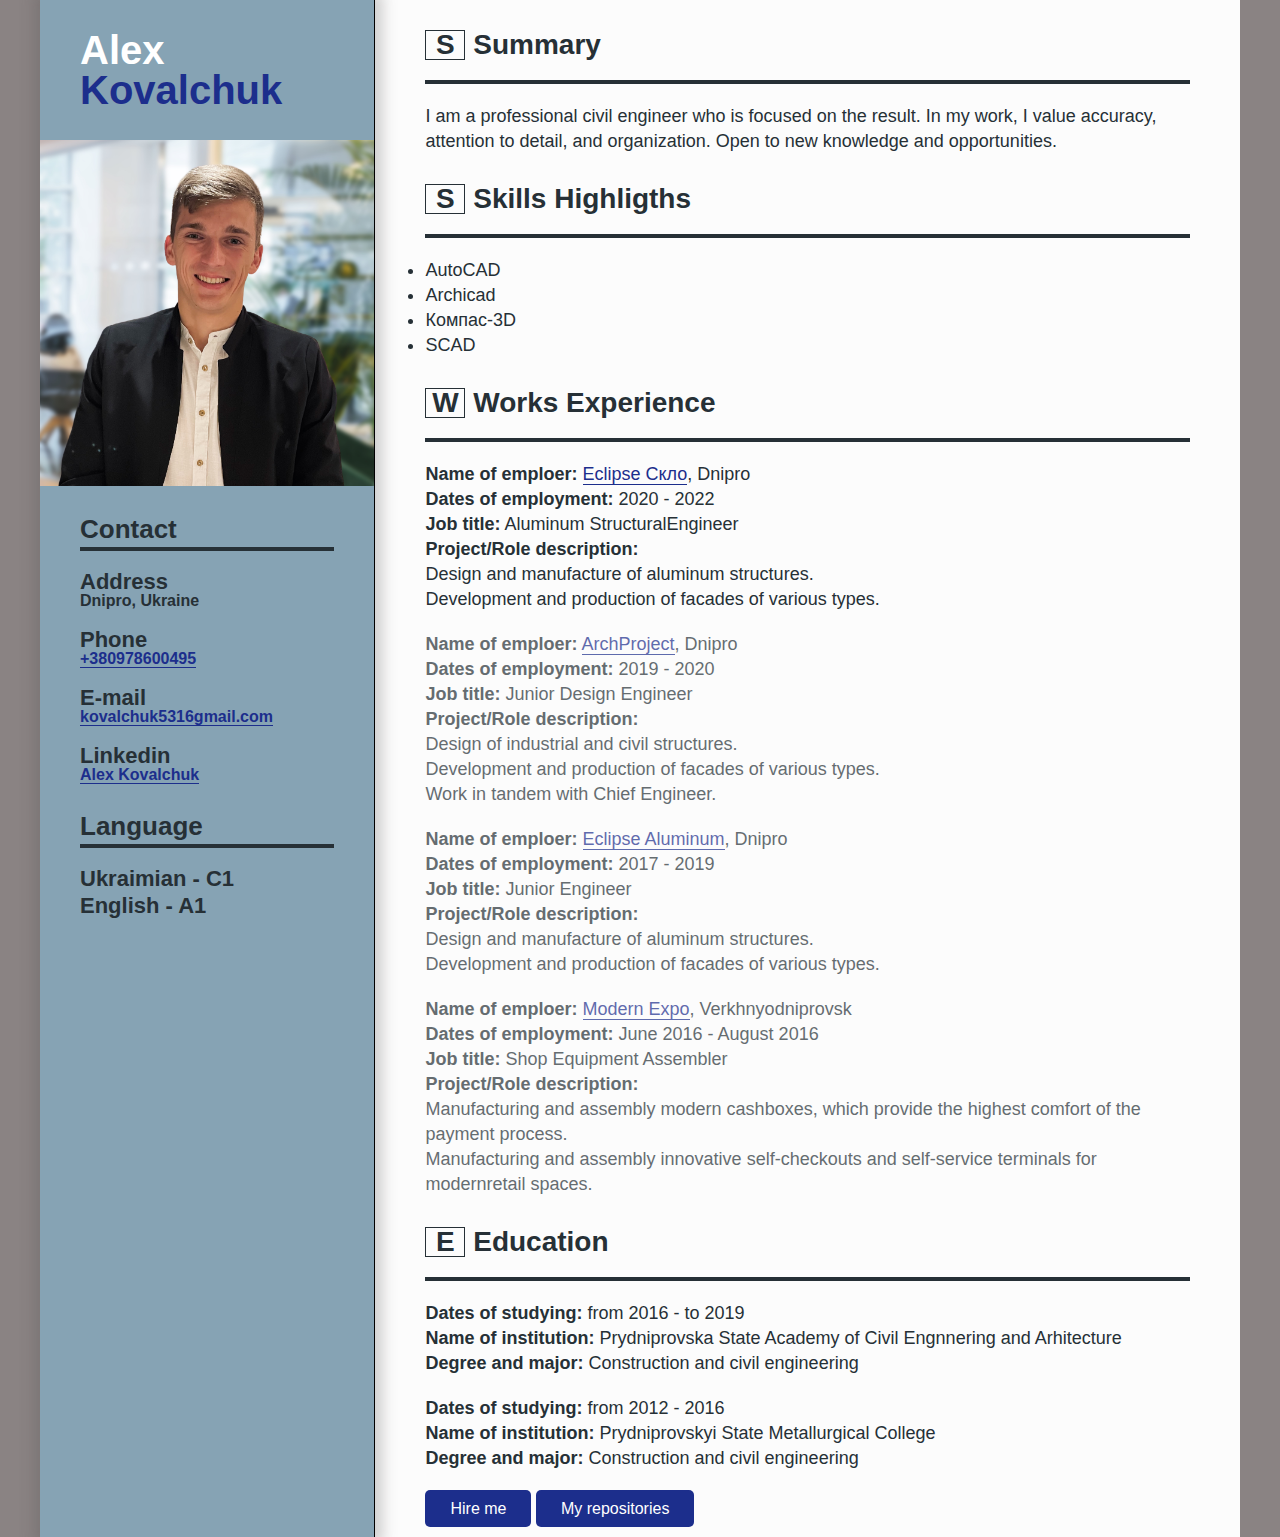
<file: index.html>
<!DOCTYPE html>
<html lang="en">

<head>
    <meta charset="UTF-8">
    <meta http-equiv="X-UA-Compatible" content="IE=edge">
    <meta name="viewport" content="width=device-width, initial-scale=1.0">
    <link rel="stylesheet" href="css/style.css">
    <title>My-CV</title>
</head>

<body class="main-theme">
    <div class="wrapper">
        <aside class="aside">
            <div class="aside__container">
                <h1 class="aside__title">Alex <br> <span>Kovalchuk</span></h1>
                <img class="aside__img" src="img/photo.jpg" alt="my__photo">
                <div class="aside__contact">
                    <h3 class="aside__subTitle">Contact</h3>
                    <h4 class="aside__subSubTitle">Address</h4>
                    <p class="aside__text">Dnipro, Ukraine</p>
                    <h4 class="aside__subSubTitle">Phone</h4>
                    <a class="aside__link" href="tel:+380978600495">+380978600495</a>
                    <h4 class="aside__subSubTitle">E-mail</h4>
                    <a class="aside__link" target="_blank"
                        href="mailto:kovalchuk5316gmail.com">kovalchuk5316gmail.com</a>
                    <h4 class="aside__subSubTitle">Linkedin</h4>
                    <a class="aside__link" target="_blank"
                        href="https://www.linkedin.com/in/alex-kovalchuk-087337207/">Alex Kovalchuk</a>
                </div>
                <div class="aside__language">
                    <h3 class="aside__subTitle">Language</h3>
                    <h4 class="aside__subSubTitle">Ukraimian - C1 </h4>
                    <h4 class="aside__subSubTitle">English - A1 </h4>
                </div>
            </div>
        </aside>
        <div class="info">
            <div class="info__container">
                <div class="info__summary">
                    <h2 class="info__summaryTitle title" data-nav="s"> <span>S</span> Summary</h2>
                    <p class="info__summaryText">
                        I am a professional civil engineer who is focused on the result. In my work, I value accuracy,
                        attention to detail, and organization. Open to new knowledge and opportunities.
                    </p>
                </div>
                <div class="info__skills">
                    <h2 class="info__skillsTitle title" data-nav="s"> <span>S</span> Skills Highligths</h2>
                    <div class="info__skillsList">
                        <li class="info__skillsItem">AutoCAD</li>
                        <li class="info__skillsItem">Archicad</li>
                        <li class="info__skillsItem">Компас-3D</li>
                        <li class="info__skillsItem">SCAD</li>
                    </div>
                </div>
                <div class="info__works">
                    <h2 class="info__worksTitle title" data-nav="w"> <span>W</span> Works Experience</h2>
                    <!-- Eclipse Cкло  -->
                    <div class="info__eclipse">
                        <ul class="info__list ">
                            <li class="info__item">
                                <span class="info__strong">Name of emploer:</span>
                                <a href="https://eclipse.ua/" class="info__link ">Eclipse Cкло</a>, Dnipro
                            </li>
                            <li class="info__item">
                                <span class="info__strong">Dates of employment:</span>
                                2020 - 2022
                            </li>
                            <li class="info__item">
                                <span class="info__strong">Job title:</span>
                                Aluminum StructuralEngineer
                            </li>
                            <li class="info__item">
                                <span class="info__strong">Project/Role description:</span>
                            </li>
                            <ul class="info__SubList">
                                <li class="info__SubItem">
                                    Design and manufacture of aluminum structures.
                                </li>
                                <li class="info__SubItem">
                                    Development and production of facades of various types.
                                </li>
                            </ul>
                        </ul>
                    </div>
                    <!-- archProject -->
                    <div class="info__archProject">
                        <ul class="info__list ">
                            <li class="info__item">
                                <span class="info__strong">Name of emploer:</span>
                                <a href="http://archproject-a1.com/" class="info__link ">ArchProject</a>, Dnipro
                            </li>
                            <li class="info__item">
                                <span class="info__strong">Dates of employment:</span>
                                2019 - 2020
                            </li>
                            <li class="info__item">
                                <span class="info__strong">Job title:</span>
                                Junior Design Engineer
                            </li>
                            <li class="info__item">
                                <span class="info__strong">Project/Role description:</span>
                            </li>
                            <ul class="info__SubList">
                                <li class="info__SubItem">Design of industrial and civil structures.</li>
                                <li class="info__SubItem">Development and production of facades of various types.</li>
                                <li class="info__SubItem">Work in tandem with Chief Engineer.</li>
                            </ul>
                        </ul>
                    </div>
                    <!-- Eclipse Aluminum  -->
                    <div class="info__eclipseAluminum">
                        <ul class="info__list ">
                            <li class="info__item">
                                <span class="info__strong">Name of emploer:</span>
                                <a href="https://eclipse.ua/" class="info__link ">Eclipse Aluminum</a>, Dnipro
                            </li>
                            <li class="info__item">
                                <span class="info__strong">Dates of employment:</span>
                                2017 - 2019
                            </li>
                            <li class="info__item">
                                <span class="info__strong">Job title:</span>
                                Junior Engineer
                            </li>
                            <li class="info__item">
                                <span class="info__strong">Project/Role description:</span>
                            </li>
                            <ul class="info__SubList">
                                <li class="info__SubItem">Design and manufacture of aluminum structures.</li>
                                <li class="info__SubItem">Development and production of facades of various types.</li>
                            </ul>
                        </ul>
                    </div>
                    <!-- Modern Expo -->
                    <div class="info__modernExpo">
                        <ul class="info__list ">
                            <li class="info__item">
                                <span class="info__strong">Name of emploer:</span>
                                <a href="https://modern-expo.eu/ua" class="info__link ">Modern Expo</a>,
                                Verkhnyodniprovsk
                            </li>
                            <li class="info__item">
                                <span class="info__strong">Dates of employment:</span>
                                June 2016 - August 2016
                            </li>
                            <li class="info__item">
                                <span class="info__strong">Job title:</span>
                                Shop Equipment Assembler
                            </li>
                            <li class="info__item">
                                <span class="info__strong">Project/Role description:</span>
                            </li>
                            <ul class="info__SubList">
                                <li class="info__SubItem">
                                    Manufacturing and assembly modern cashboxes, which provide the highest comfort
                                    of the payment process.
                                </li>
                                <li class="info__SubItem">
                                    Manufacturing and assembly innovative self-checkouts and self-service terminals
                                    for modernretail spaces.
                                </li>
                            </ul>
                        </ul>
                    </div>
                </div>
                <div class="info__education">
                    <h2 class="info__educationTitle title" data-nav="e"><span>E</span> Education</h2>
                    <div class="info__academy">
                        <p class="info__educationText">
                            <span class="info__strong">Dates of studying:</span>
                            from 2016 - to 2019
                        </p>
                        <p class="info__educationText">
                            <span class="info__strong">Name of institution:</span>
                            Prydniprovska State Academy of Civil Engnnering and
                            Arhitecture
                        </p>
                        <p class="info__educationText">
                            <span class="info__strong">Degree and major:</span>
                            Construction and civil engineering
                        </p>
                    </div>
                    <div class="info__college">
                        <p class="info__educationText">
                            <span class="info__strong">Dates of studying:</span>
                            from 2012 - 2016
                        </p>
                        <p class="info__educationText">
                            <span class="info__strong">Name of institution:</span>
                            Prydniprovskyi State Metallurgical College
                        </p>
                        <p class="info__educationText">
                            <span class="info__strong">Degree and major:</span>
                            Construction and civil engineering
                        </p>
                    </div>
                </div>
                <div class="info__btn">
                    <a class="info__btnLink" href="Hire me/hire-me.html">Hire me</a>
                    <a class="info__btnLink" href="My repositories/repositories.html">My repositories</a>
                </div>
            </div>
        </div>
    </div>


    <script src="js/script.js"></script>
</body>

</html>
</file>
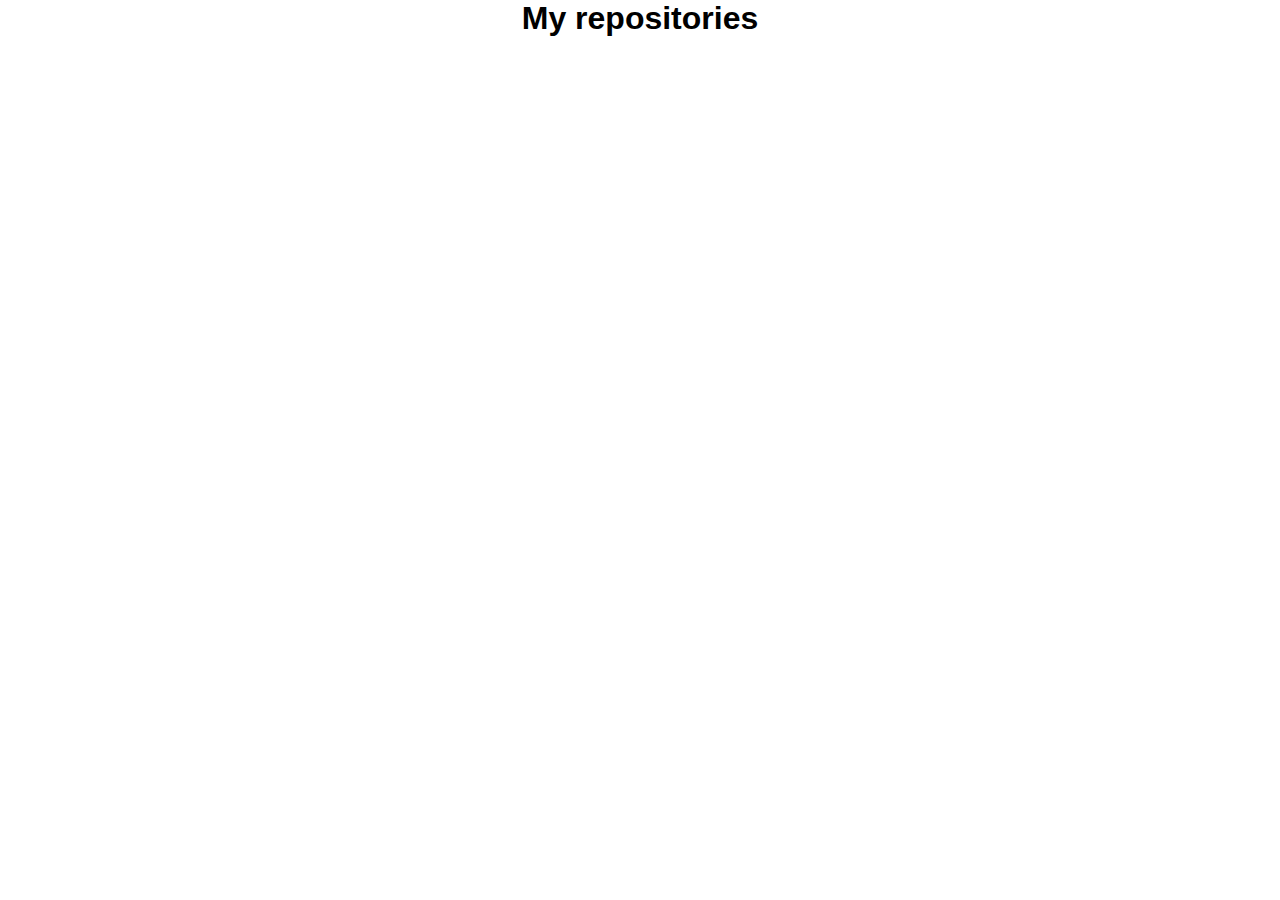
<file: My repositories/index.html>
<!DOCTYPE html>
<html lang="en">

<head>
   <meta charset="UTF-8">
   <meta http-equiv="X-UA-Compatible" content="IE=edge">
   <meta name="viewport" content="width=device-width, initial-scale=1.0">
   <link rel="stylesheet" href="css/style.css">
   <title>My repositories</title>
</head>

<body>
   <div class="wrapper">
      <div class="row">
         <h1 class="row__title" >My repositories</h1>
      </div>
   </div>






   <script src="js/script.js"></script>
</body>

</html>
</file>
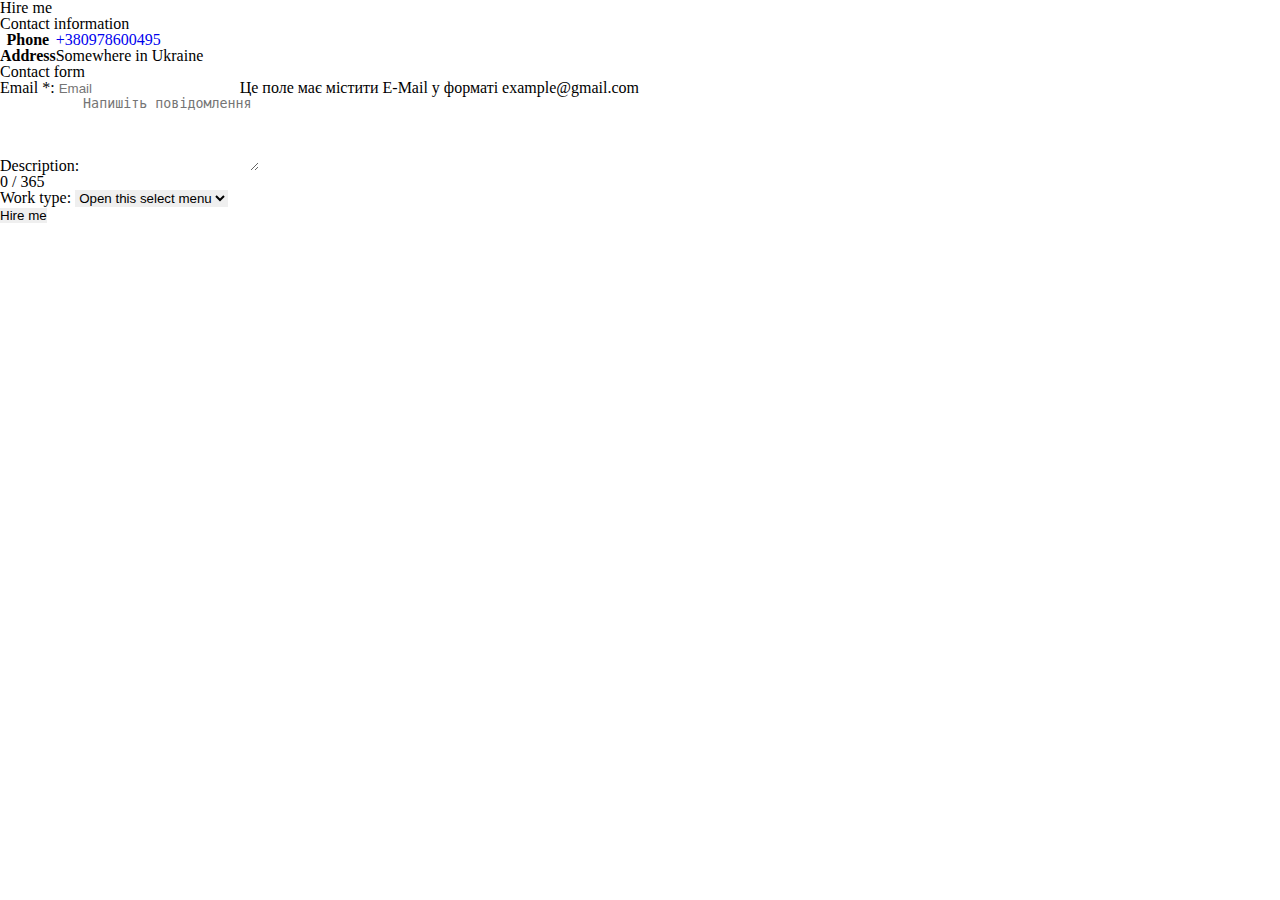
<file: Hire me/hire-me.html>
<!DOCTYPE html>
<html lang="en">

<head>
   <meta charset="UTF-8">
   <meta http-equiv="X-UA-Compatible" content="IE=edge">
   <meta name="viewport" content="width=device-width, initial-scale=1.0">
   <link rel="stylesheet" href="css/reset.css">
   <!-- <link rel="stylesheet" href="css/style.css"> -->
   <link href="https://cdn.jsdelivr.net/npm/bootstrap@5.3.0-alpha1/dist/css/bootstrap.min.css" rel="stylesheet"
      integrity="sha384-GLhlTQ8iRABdZLl6O3oVMWSktQOp6b7In1Zl3/Jr59b6EGGoI1aFkw7cmDA6j6gD" crossorigin="anonymous">
   <title>Offer a job</title>
</head>

<body class="bg-dark-subtle">
   <div class="d-flex justify-content-center align-items-center h-100">
      <div class="container  bg-white">
         <h1 class="text-center mt-5 ">Hire me</h1>
         <main class="main">
            <div class="ms-3 mt-4">
               <h3 class="">Contact information</h3>
               <div class="main__table mt-3 ">
                  <table class="table table-bordered w-25 border-dark">
                     <tr>
                        <th class="text-center">Phone</th>
                        <td class="text-center"><a class="text-dark" href="tel:+380978600495">+380978600495</a></td>
                     </tr>
                     <tr>
                        <th class="text-center ">Address</th>
                        <td class="text-center ">Somewhere in Ukraine</td>
                     </tr>
                  </table>
               </div>
               <form class="form" action="">
                  <fieldset class="border border-dark rounded mb-5 pb-5 ">
                     <legend class="text-center fw-bold">Contact form</legend>

                     <div class="email mb-3 ms-3 has-validation">
                        <label for="exampleInputEmail1" class="fw-semibold">Email 
                           <span class="text-danger">*</span>:
                        </label>
                        <input class="form-control mt-2 w-25"  id="exampleInputEmail1 type="email" name="email" placeholder="Email" required>
                       
                        <span class="invalid-feedback">Це поле має містити E-Mail у форматі example@gmail.com</span>
                     </div>

                     <div class="mb-3 ms-3 has-validation position-relative">
                        <label for="enter-comment" class="fw-semibold">Description:</label>
                        <textarea class="w-25 form-control mt-2 enters-comment  " name="enter-comment" rows="5" id="exampleFormControlTextarea1" maxlength="365"
                           placeholder="Напишіть повідомлення"></textarea>
                        <div class="description-text position-absolute bottom-0 start-0 ms-2">
                           <span class="description-text__current">0</span>
                           /
                           <span class="description-text__total">365</span>
                        </div>
                     </div>

                     <div class="work__type ms-3">
                        <label class="d-block" for="work-type">Work type:</label>
                        <select class="mt-1 form-select w-25 border border-secondary rounded" id="work-type" name="work-type" required>
                           <option selected >Open this select menu</option>
                           <option value="">Full-time</option>
                           <option value="">Remote work</option>
                           <option value="">One-time project</option>
                        </select>
                     </div>

                     <div class="offer__job mt-4 ms-3">
                        <input type="submit" class="btn btn-primary" value="Hire me">
                     </div>
                  </fieldset>
               </form>
            </div>
         </main>
         <footer>
         </footer>
      </div>
   </div>
   <script>
      const enterComment = document.querySelector('.enters-comment')
      const textCounter = document.querySelector('.description-text__current')

      enterComment.addEventListener('input', onInput)

      function onInput(evt) {
         const length = evt.target.value.length
         textCounter.innerText = length
      }
   </script>
   <script src="https://cdn.jsdelivr.net/npm/bootstrap@5.3.0-alpha1/dist/js/bootstrap.bundle.min.js" integrity="sha384-w76AqPfDkMBDXo30jS1Sgez6pr3x5MlQ1ZAGC+nuZB+EYdgRZgiwxhTBTkF7CXvN"crossorigin="anonymous"></script>
</body>

</html>
</file>
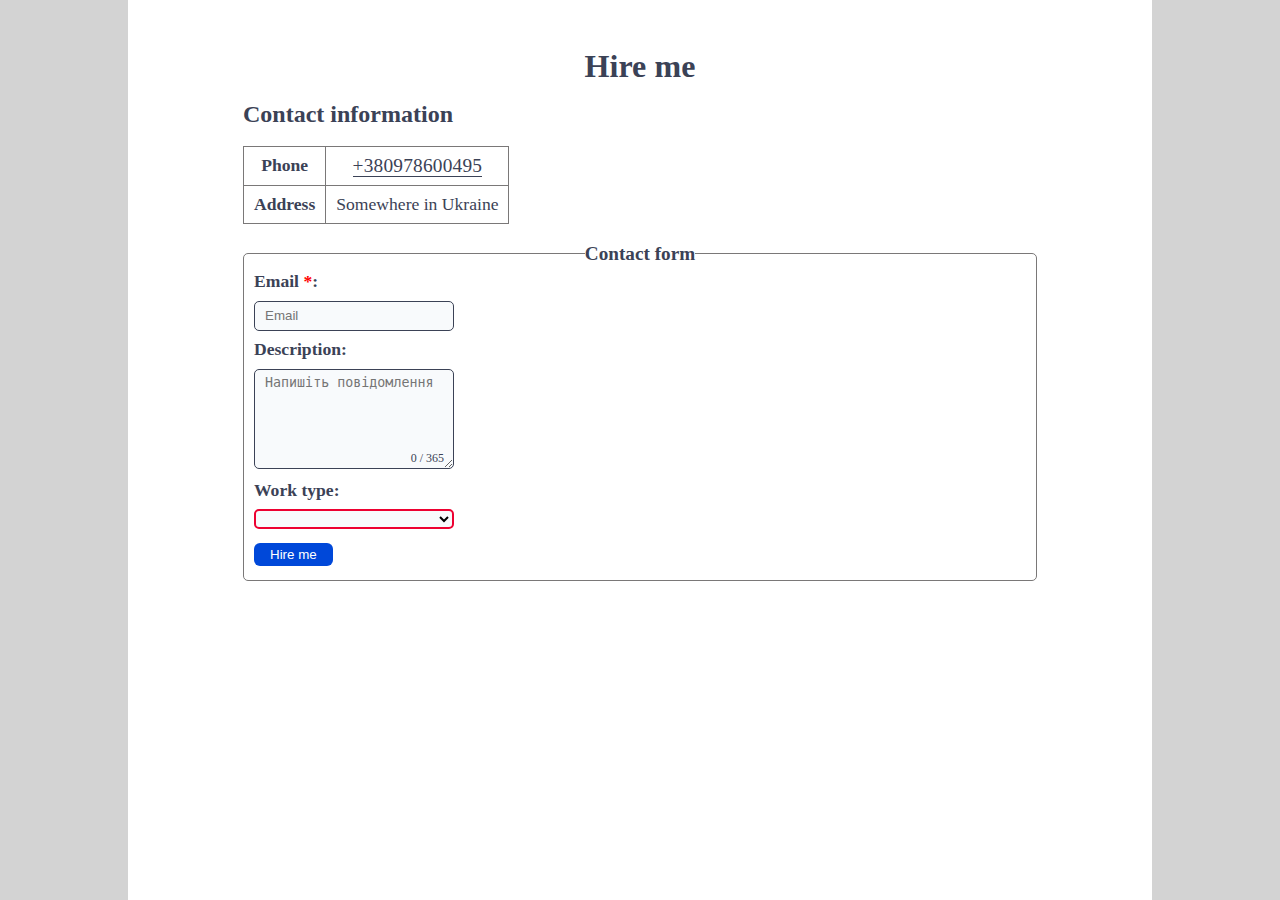
<file: Offer/offerJob.html>
<!DOCTYPE html>
<html lang="en">

<head>
   <meta charset="UTF-8">
   <meta http-equiv="X-UA-Compatible" content="IE=edge">
   <meta name="viewport" content="width=device-width, initial-scale=1.0">
   <link rel="stylesheet" href="css/reset.css">
   <link rel="stylesheet" href="css/style.css">
   <title>Offer a job</title>
</head>

<body>
   <div class="wrapper">
      <header class="haeder">
         <h1 class="header__title">Hire me</h1>
      </header>
      <main class="main">
         <h3 class="main__sub-title">Contact information</h3>
         <div class="main__table">
            <table>
               <tr>
                  <th class="table__title">Phone</th>
                  <td class="table__info"><a href="tel:+380978600495">+380978600495</a></td>
               </tr>
               <tr>
                  <th class="table__title">Address</th>
                  <td class="table__info">Somewhere in Ukraine</td>
               </tr>
            </table>
         </div>
         <form class="form" action="">
            <fieldset class="form__fieldset">
               <legend class="form__title">Contact form</legend>

               <div class="email">
                  <label for="enter-email">Email <span>*</span>:</label>
                  <input id="enter-email" type="email" name="email" placeholder="Email">
                  <span class="email__error">Це поле має містити E-Mail у форматі example@gmail.com</span>
               </div>

               <div class="description">
                  <label for="enter-comment">Description:</label>
                  <textarea class="enters-comment" name="enter-comment" id="enter-comment" maxlength="365"
                     placeholder="Напишіть повідомлення"></textarea>
                  <div class="description-text">
                     <span class="description-text__current">0</span>
                     /
                     <span class="description-text__total">365</span>
                  </div>
               </div>

               <div class="work__type">
                  <label for="work-type">Work type:</label>
                  <select id="work-type" name="work-type" required>
                     <option value=""></option>
                     <option value="">Full-time</option>
                     <option value="">Remote work</option>
                     <option value="">One-time project</option>
                  </select>
               </div>

               <div class="offer__job">
                  <input type="submit" value="Hire me">
               </div>
            </fieldset>
         </form>
      </main>
      <footer>
      </footer>
   </div>
   <script>
      const enterComment = document.querySelector('.enters-comment')
      const textCounter = document.querySelector('.description-text__current')

      enterComment .addEventListener('input', onInput)

      function onInput(evt) {
         const length = evt.target.value.length
         textCounter.innerText = length
      }

   </script>
</body>

</html>
</file>
<file: css/style.css>
* {
  padding: 0;
  margin: 0;
  border: 0;
  box-sizing: border-box;
}
*::before {
  padding: 0;
  margin: 0;
  border: 0;
  box-sizing: border-box;
}
*::after {
  padding: 0;
  margin: 0;
  border: 0;
  box-sizing: border-box;
}

a {
  text-decoration: none;
}

li {
  list-style-type: none;
}

ul {
  margin-left: 0;
  padding-left: 0;
}

img {
  vertical-align: top;
}

h1 {
  font-weight: inherit;
  font-size: inherit;
}

h2 {
  font-weight: inherit;
  font-size: inherit;
}

h3 {
  font-weight: inherit;
  font-size: inherit;
}

h4 {
  font-weight: inherit;
  font-size: inherit;
}

h5 {
  font-weight: inherit;
  font-size: inherit;
}

h6 {
  font-weight: inherit;
  font-size: inherit;
}

html {
  height: 100%;
  line-height: 1;
}

body {
  height: 100%;
  line-height: 1;
}

.main-theme {
  background-color: #8a8383;
}
.main-theme .wrapper {
  background-color: #fcfcfc;
}
.main-theme .aside__container {
  background-color: #86a3b4;
}

.my-theme {
  background-color: #5d7699;
}
.my-theme .wrapper {
  background-color: #9eadba;
}
.my-theme .aside__container {
  background-color: #6a738b;
}

body {
  font-family: "Monrope", sans-serif;
}

.wrapper {
  display: flex;
  max-width: 1200px;
  margin: 0 auto;
}

.aside {
  width: 50%;
  height: auto;
}
.aside__container {
  width: 100%;
  height: 100%;
  border-right: 1px solid #000;
  box-shadow: 1px 0px 13px 7px rgba(80, 75, 75, 0.25);
  position: relative;
  animation-name: aside-animation;
  animation-duration: 2s;
  animation-timing-function: linear;
  transition: all 1s;
}
.aside__title {
  font-weight: 600;
  font-size: 40px;
  margin-left: 40px;
  padding-top: 30px;
  color: #fff;
}
.aside__title span {
  color: #1c2e8c;
}
.aside__img {
  width: 100%;
  height: auto;
  margin-top: 30px;
  animation-name: img-anim;
  animation-duration: 1s;
  animation-timing-function: linear;
  transition: all 1s;
  animation-fill-mode: forwards;
}
.aside__img-animation {
  position: relative;
  filter: drop-shadow(10px 10px 16px rgba(0, 0, 0, 0.25));
  animation-name: img-animation;
  animation-duration: 1s;
  animation-timing-function: linear;
  transition: all 1s;
  animation-fill-mode: forwards;
}
.aside__contact {
  margin: 30px 40px 0 40px;
}
.aside__subTitle {
  font-weight: 600;
  font-size: 26px;
  color: #263036;
}
.aside__subTitle::after {
  content: "";
  display: block;
  height: 4px;
  width: 100%;
  margin-top: 5px;
  background-color: #263036;
}
.aside__subSubTitle {
  margin-top: 20px;
  font-weight: 600;
  font-size: 22px;
  color: #263036;
}
.aside__text {
  font-weight: 600;
  color: #263036;
}
.aside__link {
  font-weight: 600;
  color: #1c2e8c;
  border-bottom: 1px solid #1c2e8c;
}
.aside__link:hover {
  color: #ef830f;
  border-bottom: 1px solid #ef830f;
}
.aside__language {
  margin: 30px 40px 0 40px;
}
.aside__language .aside__subSubTitle:nth-child(3) {
  margin-top: 5px;
}

.info {
  padding: 0 50px;
}
.info__container {
  position: relative;
  animation-name: info-animation;
  animation-duration: 2.5s;
  animation-timing-function: linear;
  transition: all 1s;
}
.info__summaryText {
  font-size: 18px;
  line-height: 25px;
  font-weight: 400;
  color: #263036;
}
.info__skillsItem {
  font-size: 18px;
  font-weight: 400;
  line-height: 25px;
  list-style-type: disc;
  color: #263036;
}
.info__list {
  margin-top: 20px;
}
.info__item {
  font-size: 18px;
  line-height: 25px;
  font-weight: 400;
  color: #263036;
}
.info__strong {
  font-weight: 600;
}
.info__link {
  color: #1c2e8c;
  border-bottom: 1px solid #1c2e8c;
}
.info__link:hover {
  color: #ef830f;
  border-bottom: 1px solid #ef830f;
}
.info__SubList {
  font-size: 18px;
  line-height: 25px;
  color: #263036;
}
.info__archProject, .info__eclipseAluminum, .info__modernExpo {
  opacity: 70%;
}
.info__archProject:hover, .info__eclipseAluminum:hover, .info__modernExpo:hover {
  position: relative;
  animation-name: text-animation;
  animation-duration: 1.2s;
  animation-timing-function: linear;
  transition: all 1s;
  animation-fill-mode: forwards;
}
.info__educationText {
  font-size: 18px;
  font-weight: 400;
  line-height: 25px;
  color: #263036;
}
.info__college {
  margin-top: 20px;
}
.info__btn {
  margin: 30px 0 20px 0;
}
.info__btnLink {
  background-color: #1c2e8c;
  color: #fff;
  padding: 10px 25px;
  border-radius: 5px;
}
.info__btnLink:hover {
  background-color: #ef830f;
}

.title {
  font-weight: 600;
  font-size: 28px;
  margin-top: 30px;
  color: #263036;
}
.title::after {
  content: "";
  display: block;
  height: 4px;
  width: 100%;
  background-color: #263036;
  margin: 20px 0;
}
.title span {
  border: 1px solid #263036;
  display: inline-block;
  width: 40px;
  height: auto;
  text-align: center;
}

@keyframes aside-animation {
  0% {
    top: 100%;
  }
  100% {
    top: 0;
  }
}
@keyframes info-animation {
  0% {
    top: 100%;
  }
  100% {
    top: 0;
  }
}
@keyframes img-animation {
  0% {
    transform: scale(1);
  }
  100% {
    transform: scale(1.1);
    margin-left: 17px;
    margin-top: 25px;
    overflow: visible;
  }
}
@keyframes img-anim {
  0% {
    transform: scale(1.1);
    margin-left: 17px;
    margin-top: 25px;
    overflow: visible;
  }
  100% {
    transform: scale(1);
  }
}
@keyframes text-animation {
  0% {
    opacity: 70%;
  }
  100% {
    opacity: 100%;
  }
}
@media screen and (max-width: 1100px) {
  .info {
    padding: 0 30px;
  }
  .info__list {
    margin-top: 10px;
  }
  .title {
    margin-top: 20px;
  }
  .title::after {
    margin: 15px 0;
  }
  .aside__title {
    padding-top: 20px;
  }
}
@media screen and (max-width: 700px) {
  .aside__title, .aside__contact, .aside__language {
    margin-left: 30px;
  }
  .aside__img {
    transition: transform none;
  }
  .aside__img:hover {
    position: relative;
    filter: drop-shadow(10px 10px 16px rgba(0, 0, 0, 0.25));
    animation-name: none;
  }
}
@media screen and (max-width: 600px) {
  .wrapper {
    display: flex;
    flex-direction: column;
  }
  .aside {
    height: 100%;
    width: 100%;
  }
  .aside__container {
    width: 100%;
    margin-left: 0;
  }
  .aside__imghover {
    transform: none;
    filter: none;
  }
  .aside__language {
    padding-bottom: 30px;
  }
}
@media screen and (max-width: 320px) {
  .aside__img {
    text-align: center;
  }
  .aside__img__:hover {
    transform: none;
    margin-left: 0;
    margin-top: 30px;
    filter: none;
  }
}
</file>
<file: My repositories/css/style.css>
*{
   padding: 0;
   margin: 0;
   box-sizing: border-box;
}

.wrapper{
  display: flex;
  justify-content: center;
  font-family: Arial, sans-serif;

}
.row{
   width: 500px;
}
.row__title{
text-align: center;
}
.row__item {
   width: 500px;
   border: 1px solid #000;
   margin: 20px 0;
   text-align: center;
}
.row__name {
font-weight: 700;
margin: 10px 0;
}
.row__html a {
color: blue;
}
.row__description {
}
</file>
<file: Hire me/css/style.css>
body {
  font-family: "IBM Plex Sans";
  background-color: lightgrey;
  color: #3b4256;
}

.wrapper {
  display: flex;
  justify-content: center;
  align-items: center;
  height: 100%;
}

.wrapper__container {
  background-color: #ffffff;
  width: 1024px;
  animation-name: hire-me;
  animation-duration: 4s;
  animation-timing-function: linear;
  transition: all 1s;

}

.header__title {
  font-weight: 600;
  font-size: 32px;
  letter-spacing: 0.1px;
  text-align: center;
  padding-top: 50px;
}

.main {
  padding: 0 100px;
}

.main__sub-title {
  font-size: 1.5em;
  font-weight: 600;
  margin: 20px 0;
}

.main__table {
  margin: 20px 0;
}

.table__title {
  font-size: 1.1em;
  font-weight: 600;
  border: 1px solid #7a7878;
  text-align: center;
  padding: 10px 10px;
}

.table__info {
  font-size: 1.1em;
  font-weight: 400;
  border: 1px solid #7a7878;
  text-align: center;
  padding: 3px 10px;
}

.table__info a {
  font-size: 1.1em;
  font-weight: 400;
  letter-spacing: 0.01em;
  color: #3b4256;
  border-bottom: 1px solid #3b4256;
}

.table__info a:hover {
  color: red;
  border-bottom: 1px solid red;
}

.form {
  margin: 20px 0;
}

.form__fieldset {
  border: 1px solid #7a7878;
  border-radius: 5px;
}

.form__title {
  font-size: 1.2em;
  font-weight: 600;
  text-align: center;
}

.email {
  margin: 10px 0 0 10px;
}

.email label {
  font-size: 1.1em;
  font-weight: 600;
}

.email label span {
  color: red;
}

.email input {
  display: block;
  margin-top: 10px;
  height: 30px;
  width: 200px;
  border: 1px solid #3b4256;
  border-radius: 5px;
  padding: 0 10px;
  background: #f8fafc;
}

.email__error,
.description__error {
  color: red;
  text-align: left;
  font-size: 12px;
  display: block;
  margin-top: 3px;
  display: none;
}



.email input:focus {
  border: 2px solid #4248e7;

}

.email input:invalid:not(:placeholder-shown) {
  border: 2px solid #ed0131;

}

.email input:valid:not(:placeholder-shown) {
  border: 2px solid #0e6245;

}

.email input:invalid:not(:placeholder-shown)+.email__error {
  display: block;
}

.description {
  margin: 10px 0 0 10px;
  position: relative;
  display: inline-block;
}

.description label {
  font-size: 1.1em;
  font-weight: 600;
}

.description textarea {
  display: block;
  margin-top: 10px;
  height: 100px;
  width: 200px;
  border: 1px solid #3b4256;
  border-radius: 5px;
  padding: 5px 10px;
  background: #f8fafc;
}

.description-text {
  position: absolute;
  right: 10px;
  bottom: 5px;
  font-size: 12px;
}

.description textarea:valid:not(:placeholder-shown) {
  border: 2px solid #0e6245;

}

textarea:focus {
  border: 2px solid #4248e7;

}

.work__type {
  margin: 10px 0 0 10px;
}

.work__type label {
  font-size: 1.1em;
  font-weight: 600;
}

.work__type select {
  position: relative;
  display: block;
  margin-top: 10px;
  height: 20px;
  width: 200px;
  border: 1px solid #3b4256;
  border-radius: 5px;
  padding: 0 10px;
  background: #f8fafc;
}

.work__type select:invalid {
  border: 2px solid #ed0131;

}

.work__type select:valid {
  border: 2px solid #0e6245;
}

.offer__job {
  margin: 14px 0 0 10px;
  padding-bottom: 14px;
}

.offer__job input {
  color: #ffffff;
  background: #0048d9;
  border-radius: 6px;
  padding: 4px 16px;
}

.offer__job input:hover {
  background: #002266;
}

@media screen and (max-width: 900px) {
  .wrapper__container {
    display: flex;
    flex-direction: column;
    justify-content: center;
    width: 100%;
  }

  .main {
    padding: 0 50px;
  }
}

@media screen and (max-width: 450px) {
  .wrapper {
    height: 100vh;
  }

  .wrapper__container {
    width: 100%;
    height: auto;
  }

  .main {
    padding: 0 15px;
  }

  .email,
  .description {
    margin-right: 10px;
  }

  .email input {
    width: 100%;
  }

  textarea {
    width: 370px;
  }
}

@keyframes hire-me {
  0% {
    transform: scale(200%);
    opacity: 0;
  }

  25% {
    transform: scale(175%);
    opacity: 0.25;
  }

  50% {
    transform: scale(150%);
    opacity: 0.5;
  }

  75% {
    transform: scale(125%);
    opacity: 0.75;
  }

  100% {
    opacity: 1;
  }
}
</file>
<file: Offer/css/style.css>
body {
  font-family: "IBM Plex Sans";
  background-color: lightgrey;
  color: #3b4256;
}
.wrapper {
  max-width: 1024px;
  padding: 0 15px;
  margin: 0 auto;
  background-color: #fff;
  height: 100vh;
}

.header__title {
  font-weight: 600;
  font-size: 32px;
  letter-spacing: 0.1px;
  text-align: center;
  padding-top: 50px;
}
.main__sub-title {
  font-size: 1.5em;
  font-weight: 600;
  margin: 20px 0 0 100px;
}
.main__table {
  margin: 20px 0 0 100px;
}
.table__title {
  font-size: 1.1em;
  font-weight: 600;
  border: 1px solid #7a7878;
  text-align: center;
  padding: 10px 10px;
}
.table__info {
  font-size: 1.1em;
  font-weight: 400;
  border: 1px solid #7a7878;
  text-align: center;
  padding: 3px 10px;
}
.table__info a {
  font-size: 1.1em;
  font-weight: 400;
  letter-spacing: 0.01em;
  color: #3b4256;
  border-bottom: 1px solid #3b4256;
}
.table__info a:hover {
  color: red;
  border-bottom: 1px solid red;
}
.form {
  margin: 20px 100px 0 100px;
}
.form__fieldset {
  border: 1px solid #7a7878;
  border-radius: 5px;
}
.form__title {
  font-size: 1.2em;
  font-weight: 600;
  text-align: center;
}
.email {
  margin: 10px 0 0 10px;
}
.email label {
  font-size: 1.1em;
  font-weight: 600;
}
.email label span {
  color: red;
}
.email input {
  display: block;
  margin-top: 10px;
  height: 30px;
  width: 200px;
  border: 1px solid #3b4256;
  border-radius: 5px;
  padding: 0 10px;
  background: #f8fafc;
}
.email__error,
.description__error {
  color: red;
  text-align: left;
  font-size: 12px;
  display: block;
  margin-top: 3px;
  display: none;
}
.email input:focus {
  border: 2px solid #4248e7;
  /* box-shadow: 0px 0px 5px 2px #4248e7; */
}
.email input:invalid:not(:placeholder-shown) {
  border: 2px solid #ed0131;
  /* box-shadow: 0px 0px 5px 2px #ed0131; */
}
.email input:valid:not(:placeholder-shown) {
  border: 2px solid #0e6245;
  /* box-shadow: 0px 0px 5px 2px #0e6245; */
}
.email input:invalid:not(:placeholder-shown) + .email__error {
  display: block;
}
.description {
  margin: 10px 0 0 10px;
  position: relative;
  display: inline-block;
}
.description label {
  font-size: 1.1em;
  font-weight: 600;
}
.description textarea {
  display: block;
  margin-top: 10px;
  height: 100px;
  width: 200px;
  border: 1px solid #3b4256;
  border-radius: 5px;
  padding: 5px 10px;
  background: #f8fafc;
}
.description-text {
  position: absolute;
  right: 10px;
  bottom: 5px;
  font-size: 12px;
}

.description textarea:valid:not(:placeholder-shown) {
  border: 2px solid #0e6245;
  /* box-shadow: 0px 0px 5px 2px #0e6245; */
}

textarea:focus {
  border: 2px solid #4248e7;
  /* box-shadow: 0px 0px 5px 2px #4248e7; */
}
.work__type {
  margin: 10px 0 0 10px;
}
.work__type label {
  font-size: 1.1em;
  font-weight: 600;
}
.work__type select {
  position: relative;
  display: block;
  margin-top: 10px;
  height: 20px;
  width: 200px;
  border: 1px solid #3b4256;
  border-radius: 5px;
  padding: 0 10px;
  background: #f8fafc;
}

.work__type select:invalid {
  border: 2px solid #ed0131;
  /* box-shadow: 0px 0px 5px 2px #ed0131; */
}
.work__type select:valid {
  border: 2px solid #0e6245;
}
.offer__job {
  margin: 14px 0 0 10px;
  padding-bottom: 14px;
}
.offer__job input {
  color: #ffffff;
  background: #0048d9;
  border-radius: 6px;
  padding: 4px 16px;
}
.offer__job input:hover{
   background: #002266;
}
</file>
